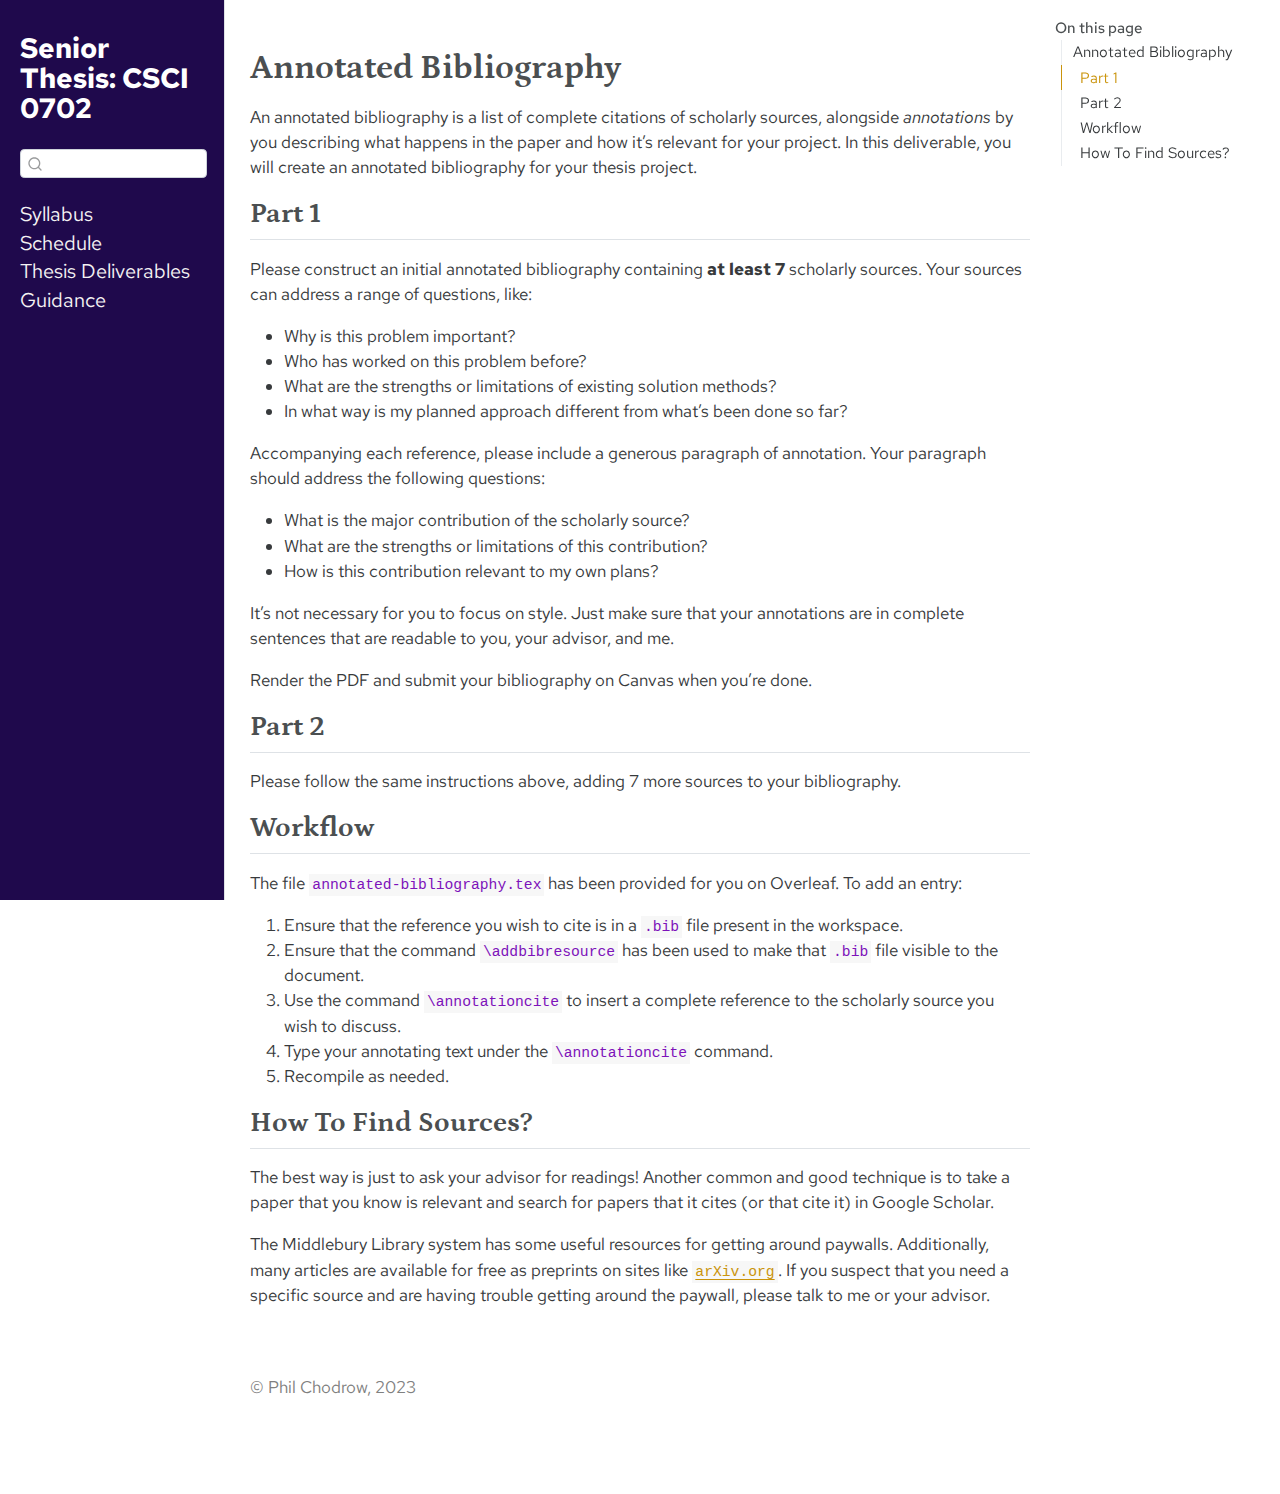
<file: docs/deliverables/annotated-bibliography.html>
<!DOCTYPE html>
<html xmlns="http://www.w3.org/1999/xhtml" lang="en" xml:lang="en"><head>

<meta charset="utf-8">
<meta name="generator" content="quarto-1.4.339">

<meta name="viewport" content="width=device-width, initial-scale=1.0, user-scalable=yes">


<title>annotated-bibliography</title>
<style>
code{white-space: pre-wrap;}
span.smallcaps{font-variant: small-caps;}
div.columns{display: flex; gap: min(4vw, 1.5em);}
div.column{flex: auto; overflow-x: auto;}
div.hanging-indent{margin-left: 1.5em; text-indent: -1.5em;}
ul.task-list{list-style: none;}
ul.task-list li input[type="checkbox"] {
  width: 0.8em;
  margin: 0 0.8em 0.2em -1em; /* quarto-specific, see https://github.com/quarto-dev/quarto-cli/issues/4556 */ 
  vertical-align: middle;
}
</style>


<script src="../site_libs/quarto-nav/quarto-nav.js"></script>
<script src="../site_libs/quarto-nav/headroom.min.js"></script>
<script src="../site_libs/clipboard/clipboard.min.js"></script>
<script src="../site_libs/quarto-search/autocomplete.umd.js"></script>
<script src="../site_libs/quarto-search/fuse.min.js"></script>
<script src="../site_libs/quarto-search/quarto-search.js"></script>
<meta name="quarto:offset" content="../">
<link href="../assets/icons/favicon.png" rel="icon" type="image/png">
<script src="../site_libs/quarto-html/quarto.js"></script>
<script src="../site_libs/quarto-html/popper.min.js"></script>
<script src="../site_libs/quarto-html/tippy.umd.min.js"></script>
<script src="../site_libs/quarto-html/anchor.min.js"></script>
<link href="../site_libs/quarto-html/tippy.css" rel="stylesheet">
<link href="../site_libs/quarto-html/quarto-syntax-highlighting.css" rel="stylesheet" id="quarto-text-highlighting-styles">
<script src="../site_libs/bootstrap/bootstrap.min.js"></script>
<link href="../site_libs/bootstrap/bootstrap-icons.css" rel="stylesheet">
<link href="../site_libs/bootstrap/bootstrap.min.css" rel="stylesheet" id="quarto-bootstrap" data-mode="light">
<script id="quarto-search-options" type="application/json">{
  "location": "sidebar",
  "copy-button": false,
  "collapse-after": 3,
  "panel-placement": "start",
  "type": "textbox",
  "limit": 20,
  "keyboard-shortcut": [
    "f",
    "/",
    "s"
  ],
  "language": {
    "search-no-results-text": "No results",
    "search-matching-documents-text": "matching documents",
    "search-copy-link-title": "Copy link to search",
    "search-hide-matches-text": "Hide additional matches",
    "search-more-match-text": "more match in this document",
    "search-more-matches-text": "more matches in this document",
    "search-clear-button-title": "Clear",
    "search-detached-cancel-button-title": "Cancel",
    "search-submit-button-title": "Submit",
    "search-label": "Search"
  }
}</script>


<link rel="stylesheet" href="../assets/css/styles.css">
</head>

<body class="nav-sidebar docked">

<div id="quarto-search-results"></div>
  <header id="quarto-header" class="headroom fixed-top">
  <nav class="quarto-secondary-nav">
    <div class="container-fluid d-flex">
      <button type="button" class="quarto-btn-toggle btn" data-bs-toggle="collapse" data-bs-target="#quarto-sidebar,#quarto-sidebar-glass" aria-controls="quarto-sidebar" aria-expanded="false" aria-label="Toggle sidebar navigation" onclick="if (window.quartoToggleHeadroom) { window.quartoToggleHeadroom(); }">
        <i class="bi bi-layout-text-sidebar-reverse"></i>
      </button>
        <nav class="quarto-page-breadcrumbs" aria-label="breadcrumb"><ol class="breadcrumb"><li class="breadcrumb-item">
      Senior Thesis: CSCI 0702
      </li></ol></nav>
        <a class="flex-grow-1" role="button" data-bs-toggle="collapse" data-bs-target="#quarto-sidebar,#quarto-sidebar-glass" aria-controls="quarto-sidebar" aria-expanded="false" aria-label="Toggle sidebar navigation" onclick="if (window.quartoToggleHeadroom) { window.quartoToggleHeadroom(); }">      
        </a>
      <button type="button" class="btn quarto-search-button" aria-label="" onclick="window.quartoOpenSearch();">
        <i class="bi bi-search"></i>
      </button>
    </div>
  </nav>
</header>
<!-- content -->
<div id="quarto-content" class="quarto-container page-columns page-rows-contents page-layout-article">
<!-- sidebar -->
  <nav id="quarto-sidebar" class="sidebar collapse collapse-horizontal sidebar-navigation docked overflow-auto">
    <div class="pt-lg-2 mt-2 text-left sidebar-header">
    <div class="sidebar-title mb-0 py-0">
      <a href="../">Senior Thesis: CSCI 0702</a> 
    </div>
      </div>
        <div class="mt-2 flex-shrink-0 align-items-center">
        <div class="sidebar-search">
        <div id="quarto-search" class="" title="Search"></div>
        </div>
        </div>
    <div class="sidebar-menu-container"> 
    <ul class="list-unstyled mt-1">
        <li class="sidebar-item">
  <div class="sidebar-item-container"> 
  <a href="../syllabus.html" class="sidebar-item-text sidebar-link">
 <span class="menu-text">Syllabus</span></a>
  </div>
</li>
        <li class="sidebar-item">
  <div class="sidebar-item-container"> 
  <a href="../index.html" class="sidebar-item-text sidebar-link">
 <span class="menu-text">Schedule</span></a>
  </div>
</li>
        <li class="sidebar-item">
  <div class="sidebar-item-container"> 
  <a href="../deliverables/thesis.html" class="sidebar-item-text sidebar-link">
 <span class="menu-text">Thesis Deliverables</span></a>
  </div>
</li>
        <li class="sidebar-item">
  <div class="sidebar-item-container"> 
  <a href="../resources.html" class="sidebar-item-text sidebar-link">
 <span class="menu-text">Guidance</span></a>
  </div>
</li>
    </ul>
    </div>
</nav>
<div id="quarto-sidebar-glass" data-bs-toggle="collapse" data-bs-target="#quarto-sidebar,#quarto-sidebar-glass"></div>
<!-- margin-sidebar -->
    <div id="quarto-margin-sidebar" class="sidebar margin-sidebar">
        <nav id="TOC" role="doc-toc" class="toc-active">
    <h2 id="toc-title">On this page</h2>
   
  <ul>
  <li><a href="#annotated-bibliography" id="toc-annotated-bibliography" class="nav-link active" data-scroll-target="#annotated-bibliography">Annotated Bibliography</a>
  <ul class="collapse">
  <li><a href="#part-1" id="toc-part-1" class="nav-link" data-scroll-target="#part-1">Part 1</a></li>
  <li><a href="#part-2" id="toc-part-2" class="nav-link" data-scroll-target="#part-2">Part 2</a></li>
  <li><a href="#workflow" id="toc-workflow" class="nav-link" data-scroll-target="#workflow">Workflow</a></li>
  <li><a href="#how-to-find-sources" id="toc-how-to-find-sources" class="nav-link" data-scroll-target="#how-to-find-sources">How To Find Sources?</a></li>
  </ul></li>
  </ul>
</nav>
    </div>
<!-- main -->
<main class="content" id="quarto-document-content">



<section id="annotated-bibliography" class="level1">
<h1>Annotated Bibliography</h1>
<p>An annotated bibliography is a list of complete citations of scholarly sources, alongside <em>annotations</em> by you describing what happens in the paper and how it’s relevant for your project. In this deliverable, you will create an annotated bibliography for your thesis project.</p>
<section id="part-1" class="level2">
<h2 class="anchored" data-anchor-id="part-1">Part 1</h2>
<p>Please construct an initial annotated bibliography containing <strong>at least 7</strong> scholarly sources. Your sources can address a range of questions, like:</p>
<ul>
<li>Why is this problem important?</li>
<li>Who has worked on this problem before?</li>
<li>What are the strengths or limitations of existing solution methods?</li>
<li>In what way is my planned approach different from what’s been done so far?</li>
</ul>
<p>Accompanying each reference, please include a generous paragraph of annotation. Your paragraph should address the following questions:</p>
<ul>
<li>What is the major contribution of the scholarly source?</li>
<li>What are the strengths or limitations of this contribution?</li>
<li>How is this contribution relevant to my own plans?</li>
</ul>
<p>It’s not necessary for you to focus on style. Just make sure that your annotations are in complete sentences that are readable to you, your advisor, and me.</p>
<p>Render the PDF and submit your bibliography on Canvas when you’re done.</p>
</section>
<section id="part-2" class="level2">
<h2 class="anchored" data-anchor-id="part-2">Part 2</h2>
<p>Please follow the same instructions above, adding 7 more sources to your bibliography.</p>
</section>
<section id="workflow" class="level2">
<h2 class="anchored" data-anchor-id="workflow">Workflow</h2>
<p>The file <code>annotated-bibliography.tex</code> has been provided for you on Overleaf. To add an entry:</p>
<ol type="1">
<li>Ensure that the reference you wish to cite is in a <code>.bib</code> file present in the workspace.</li>
<li>Ensure that the command <code>\addbibresource</code> has been used to make that <code>.bib</code> file visible to the document.</li>
<li>Use the command <code>\annotationcite</code> to insert a complete reference to the scholarly source you wish to discuss.</li>
<li>Type your annotating text under the <code>\annotationcite</code> command.</li>
<li>Recompile as needed.</li>
</ol>
</section>
<section id="how-to-find-sources" class="level2">
<h2 class="anchored" data-anchor-id="how-to-find-sources">How To Find Sources?</h2>
<p>The best way is just to ask your advisor for readings! Another common and good technique is to take a paper that you know is relevant and search for papers that it cites (or that cite it) in Google Scholar.</p>
<p>The Middlebury Library system has some useful resources for getting around paywalls. Additionally, many articles are available for free as preprints on sites like <a href="https://arxiv.org/"><code>arXiv.org</code></a>. If you suspect that you need a specific source and are having trouble getting around the paywall, please talk to me or your advisor.</p>


</section>
</section>

<p><br> <br> <span style="color:grey;">© Phil Chodrow, 2023</span></p></main> <!-- /main -->
<script id="quarto-html-after-body" type="application/javascript">
window.document.addEventListener("DOMContentLoaded", function (event) {
  const toggleBodyColorMode = (bsSheetEl) => {
    const mode = bsSheetEl.getAttribute("data-mode");
    const bodyEl = window.document.querySelector("body");
    if (mode === "dark") {
      bodyEl.classList.add("quarto-dark");
      bodyEl.classList.remove("quarto-light");
    } else {
      bodyEl.classList.add("quarto-light");
      bodyEl.classList.remove("quarto-dark");
    }
  }
  const toggleBodyColorPrimary = () => {
    const bsSheetEl = window.document.querySelector("link#quarto-bootstrap");
    if (bsSheetEl) {
      toggleBodyColorMode(bsSheetEl);
    }
  }
  toggleBodyColorPrimary();  
  const icon = "";
  const anchorJS = new window.AnchorJS();
  anchorJS.options = {
    placement: 'right',
    icon: icon
  };
  anchorJS.add('.anchored');
  const isCodeAnnotation = (el) => {
    for (const clz of el.classList) {
      if (clz.startsWith('code-annotation-')) {                     
        return true;
      }
    }
    return false;
  }
  const clipboard = new window.ClipboardJS('.code-copy-button', {
    text: function(trigger) {
      const codeEl = trigger.previousElementSibling.cloneNode(true);
      for (const childEl of codeEl.children) {
        if (isCodeAnnotation(childEl)) {
          childEl.remove();
        }
      }
      return codeEl.innerText;
    }
  });
  clipboard.on('success', function(e) {
    // button target
    const button = e.trigger;
    // don't keep focus
    button.blur();
    // flash "checked"
    button.classList.add('code-copy-button-checked');
    var currentTitle = button.getAttribute("title");
    button.setAttribute("title", "Copied!");
    let tooltip;
    if (window.bootstrap) {
      button.setAttribute("data-bs-toggle", "tooltip");
      button.setAttribute("data-bs-placement", "left");
      button.setAttribute("data-bs-title", "Copied!");
      tooltip = new bootstrap.Tooltip(button, 
        { trigger: "manual", 
          customClass: "code-copy-button-tooltip",
          offset: [0, -8]});
      tooltip.show();    
    }
    setTimeout(function() {
      if (tooltip) {
        tooltip.hide();
        button.removeAttribute("data-bs-title");
        button.removeAttribute("data-bs-toggle");
        button.removeAttribute("data-bs-placement");
      }
      button.setAttribute("title", currentTitle);
      button.classList.remove('code-copy-button-checked');
    }, 1000);
    // clear code selection
    e.clearSelection();
  });
  function tippyHover(el, contentFn, onTriggerFn, onUntriggerFn) {
    const config = {
      allowHTML: true,
      maxWidth: 500,
      delay: 100,
      arrow: false,
      appendTo: function(el) {
          return el.parentElement;
      },
      interactive: true,
      interactiveBorder: 10,
      theme: 'quarto',
      placement: 'bottom-start',
    };
    if (contentFn) {
      config.content = contentFn;
    }
    if (onTriggerFn) {
      config.onTrigger = onTriggerFn;
    }
    if (onUntriggerFn) {
      config.onUntrigger = onUntriggerFn;
    }
    window.tippy(el, config); 
  }
  const noterefs = window.document.querySelectorAll('a[role="doc-noteref"]');
  for (var i=0; i<noterefs.length; i++) {
    const ref = noterefs[i];
    tippyHover(ref, function() {
      // use id or data attribute instead here
      let href = ref.getAttribute('data-footnote-href') || ref.getAttribute('href');
      try { href = new URL(href).hash; } catch {}
      const id = href.replace(/^#\/?/, "");
      const note = window.document.getElementById(id);
      return note.innerHTML;
    });
  }
  const xrefs = window.document.querySelectorAll('a.quarto-xref');
  const processXRef = (id, note) => {
    // Strip column container classes
    const stripColumnClz = (el) => {
      el.classList.remove("page-full", "page-columns");
      if (el.children) {
        for (const child of el.children) {
          stripColumnClz(child);
        }
      }
    }
    stripColumnClz(note)
    if (id.startsWith('sec-')) {
      // Special case sections, only their first couple elements
      const container = document.createElement("div");
      if (note.children && note.children.length > 2) {
        for (let i = 0; i < 2; i++) {
          container.appendChild(note.children[i].cloneNode(true));
        }
        return container.innerHTML
      } else {
        return note.innerHTML;
      }
    } else {
      // Remove any anchor links if they are present
      const anchorLink = note.querySelector('a.anchorjs-link');
      if (anchorLink) {
        anchorLink.remove();
      }
      return note.innerHTML;
    }
  }
  for (var i=0; i<xrefs.length; i++) {
    const xref = xrefs[i];
    tippyHover(xref, undefined, function(instance) {
      instance.disable();
      let url = xref.getAttribute('href');
      let hash = undefined; 
      if (url.startsWith('#')) {
        hash = url;
      } else {
        try { hash = new URL(url).hash; } catch {}
      }
      if (hash) {
        const id = hash.replace(/^#\/?/, "");
        const note = window.document.getElementById(id);
        if (note !== null) {
          try {
            const html = processXRef(id, note.cloneNode(true));
            instance.setContent(html);
          } finally {
            instance.enable();
            instance.show();
          }
        } else {
          // See if we can fetch this
          fetch(url.split('#')[0])
          .then(res => res.text())
          .then(html => {
            const parser = new DOMParser();
            const htmlDoc = parser.parseFromString(html, "text/html");
            const note = htmlDoc.getElementById(id);
            if (note !== null) {
              const html = processXRef(id, note);
              instance.setContent(html);
            } 
          }).finally(() => {
            instance.enable();
            instance.show();
          });
        }
      }
    }, function(instance) {
    });
  }
      let selectedAnnoteEl;
      const selectorForAnnotation = ( cell, annotation) => {
        let cellAttr = 'data-code-cell="' + cell + '"';
        let lineAttr = 'data-code-annotation="' +  annotation + '"';
        const selector = 'span[' + cellAttr + '][' + lineAttr + ']';
        return selector;
      }
      const selectCodeLines = (annoteEl) => {
        const doc = window.document;
        const targetCell = annoteEl.getAttribute("data-target-cell");
        const targetAnnotation = annoteEl.getAttribute("data-target-annotation");
        const annoteSpan = window.document.querySelector(selectorForAnnotation(targetCell, targetAnnotation));
        const lines = annoteSpan.getAttribute("data-code-lines").split(",");
        const lineIds = lines.map((line) => {
          return targetCell + "-" + line;
        })
        let top = null;
        let height = null;
        let parent = null;
        if (lineIds.length > 0) {
            //compute the position of the single el (top and bottom and make a div)
            const el = window.document.getElementById(lineIds[0]);
            top = el.offsetTop;
            height = el.offsetHeight;
            parent = el.parentElement.parentElement;
          if (lineIds.length > 1) {
            const lastEl = window.document.getElementById(lineIds[lineIds.length - 1]);
            const bottom = lastEl.offsetTop + lastEl.offsetHeight;
            height = bottom - top;
          }
          if (top !== null && height !== null && parent !== null) {
            // cook up a div (if necessary) and position it 
            let div = window.document.getElementById("code-annotation-line-highlight");
            if (div === null) {
              div = window.document.createElement("div");
              div.setAttribute("id", "code-annotation-line-highlight");
              div.style.position = 'absolute';
              parent.appendChild(div);
            }
            div.style.top = top - 2 + "px";
            div.style.height = height + 4 + "px";
            div.style.left = 0;
            let gutterDiv = window.document.getElementById("code-annotation-line-highlight-gutter");
            if (gutterDiv === null) {
              gutterDiv = window.document.createElement("div");
              gutterDiv.setAttribute("id", "code-annotation-line-highlight-gutter");
              gutterDiv.style.position = 'absolute';
              const codeCell = window.document.getElementById(targetCell);
              const gutter = codeCell.querySelector('.code-annotation-gutter');
              gutter.appendChild(gutterDiv);
            }
            gutterDiv.style.top = top - 2 + "px";
            gutterDiv.style.height = height + 4 + "px";
          }
          selectedAnnoteEl = annoteEl;
        }
      };
      const unselectCodeLines = () => {
        const elementsIds = ["code-annotation-line-highlight", "code-annotation-line-highlight-gutter"];
        elementsIds.forEach((elId) => {
          const div = window.document.getElementById(elId);
          if (div) {
            div.remove();
          }
        });
        selectedAnnoteEl = undefined;
      };
        // Handle positioning of the toggle
    window.addEventListener(
      "resize",
      throttle(() => {
        console.log("RESIZE");
        elRect = undefined;
        if (selectedAnnoteEl) {
          selectCodeLines(selectedAnnoteEl);
        }
      }, 10)
    );
    function throttle(fn, ms) {
    let throttle = false;
    let timer;
      return (...args) => {
        if(!throttle) { // first call gets through
            fn.apply(this, args);
            throttle = true;
        } else { // all the others get throttled
            if(timer) clearTimeout(timer); // cancel #2
            timer = setTimeout(() => {
              fn.apply(this, args);
              timer = throttle = false;
            }, ms);
        }
      };
    }
      // Attach click handler to the DT
      const annoteDls = window.document.querySelectorAll('dt[data-target-cell]');
      for (const annoteDlNode of annoteDls) {
        annoteDlNode.addEventListener('click', (event) => {
          const clickedEl = event.target;
          if (clickedEl !== selectedAnnoteEl) {
            unselectCodeLines();
            const activeEl = window.document.querySelector('dt[data-target-cell].code-annotation-active');
            if (activeEl) {
              activeEl.classList.remove('code-annotation-active');
            }
            selectCodeLines(clickedEl);
            clickedEl.classList.add('code-annotation-active');
          } else {
            // Unselect the line
            unselectCodeLines();
            clickedEl.classList.remove('code-annotation-active');
          }
        });
      }
  const findCites = (el) => {
    const parentEl = el.parentElement;
    if (parentEl) {
      const cites = parentEl.dataset.cites;
      if (cites) {
        return {
          el,
          cites: cites.split(' ')
        };
      } else {
        return findCites(el.parentElement)
      }
    } else {
      return undefined;
    }
  };
  var bibliorefs = window.document.querySelectorAll('a[role="doc-biblioref"]');
  for (var i=0; i<bibliorefs.length; i++) {
    const ref = bibliorefs[i];
    const citeInfo = findCites(ref);
    if (citeInfo) {
      tippyHover(citeInfo.el, function() {
        var popup = window.document.createElement('div');
        citeInfo.cites.forEach(function(cite) {
          var citeDiv = window.document.createElement('div');
          citeDiv.classList.add('hanging-indent');
          citeDiv.classList.add('csl-entry');
          var biblioDiv = window.document.getElementById('ref-' + cite);
          if (biblioDiv) {
            citeDiv.innerHTML = biblioDiv.innerHTML;
          }
          popup.appendChild(citeDiv);
        });
        return popup.innerHTML;
      });
    }
  }
});
</script>
</div> <!-- /content -->




</body></html>
</file>
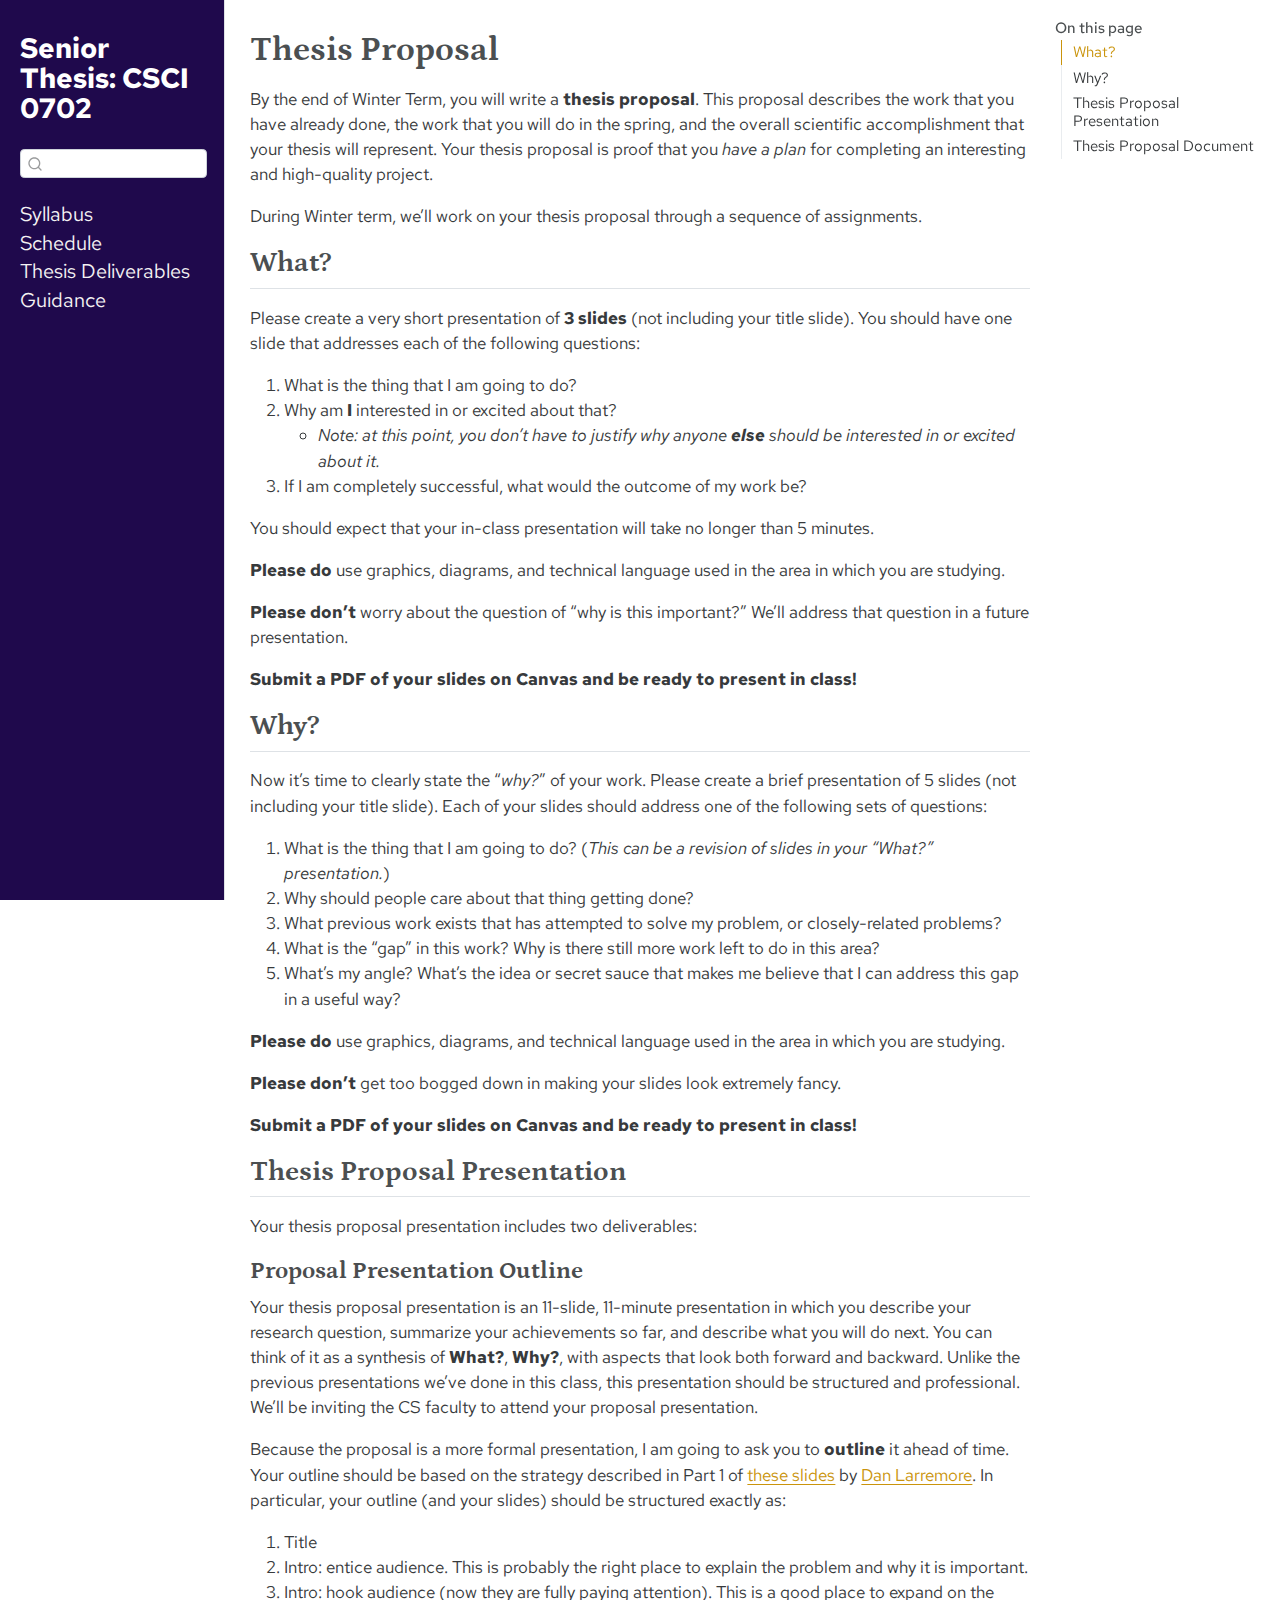
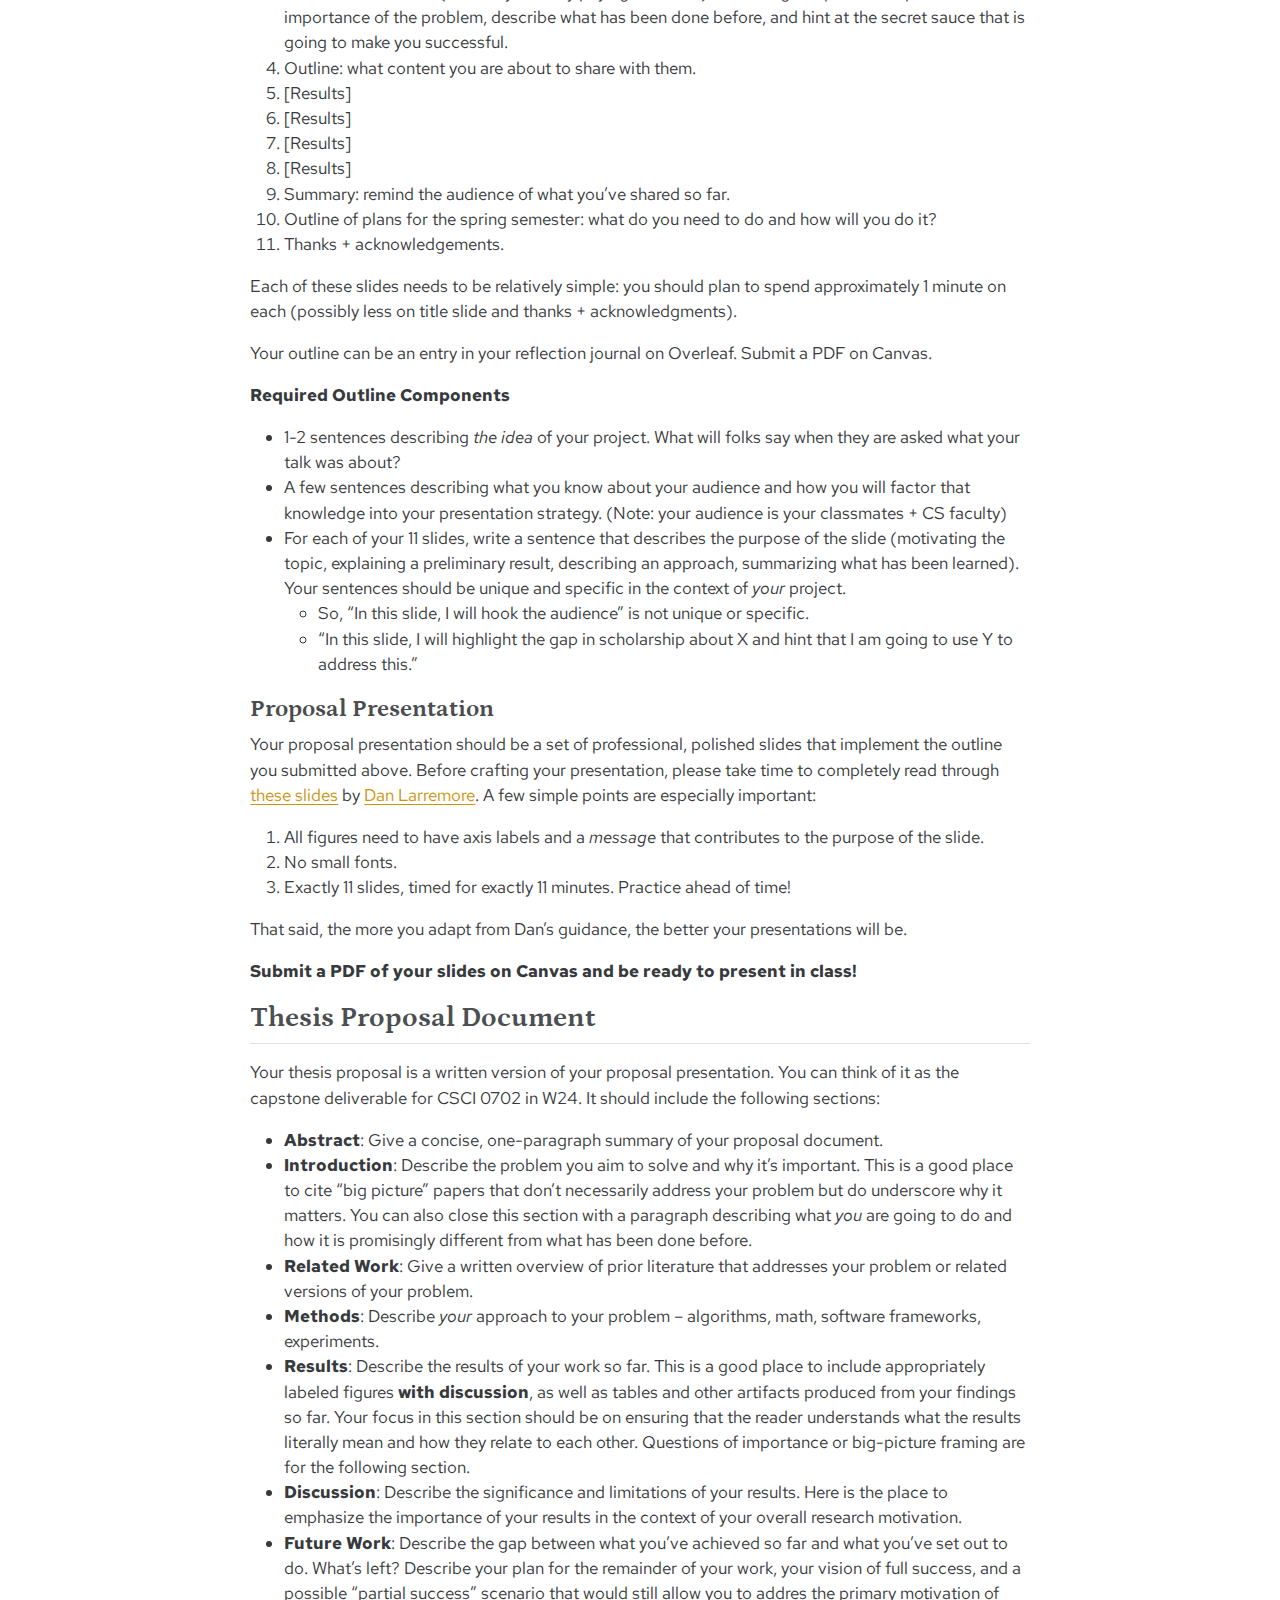
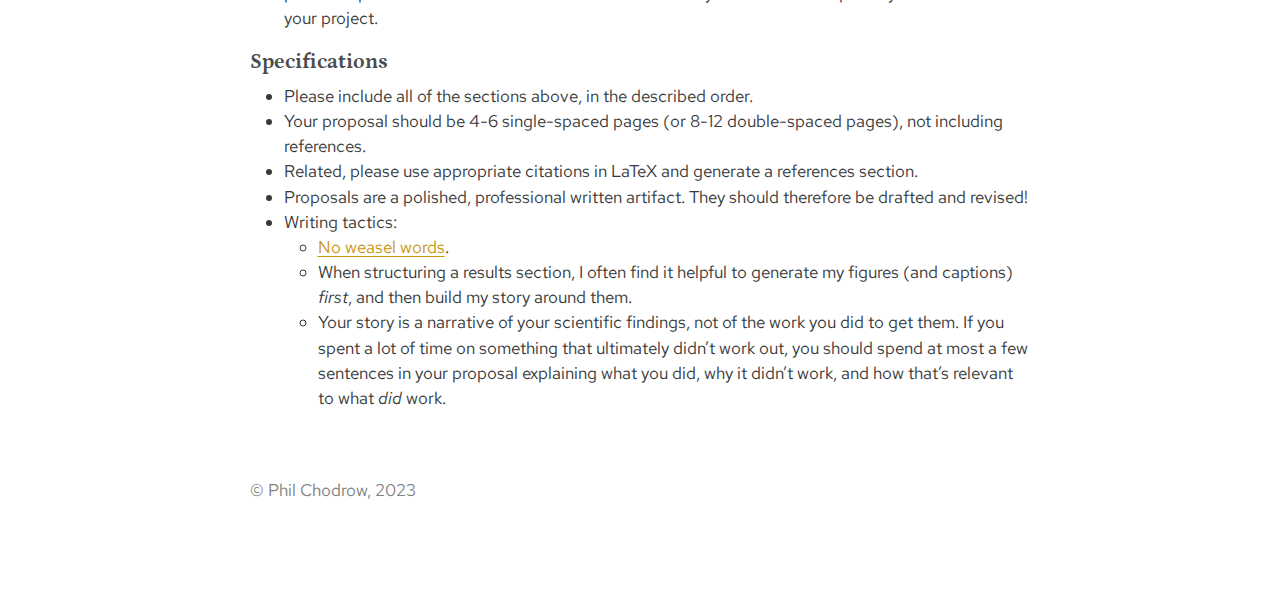
<file: docs/deliverables/proposal.html>
<!DOCTYPE html>
<html xmlns="http://www.w3.org/1999/xhtml" lang="en" xml:lang="en"><head>

<meta charset="utf-8">
<meta name="generator" content="quarto-1.4.339">

<meta name="viewport" content="width=device-width, initial-scale=1.0, user-scalable=yes">


<title>Thesis Proposal</title>
<style>
code{white-space: pre-wrap;}
span.smallcaps{font-variant: small-caps;}
div.columns{display: flex; gap: min(4vw, 1.5em);}
div.column{flex: auto; overflow-x: auto;}
div.hanging-indent{margin-left: 1.5em; text-indent: -1.5em;}
ul.task-list{list-style: none;}
ul.task-list li input[type="checkbox"] {
  width: 0.8em;
  margin: 0 0.8em 0.2em -1em; /* quarto-specific, see https://github.com/quarto-dev/quarto-cli/issues/4556 */ 
  vertical-align: middle;
}
</style>


<script src="../site_libs/quarto-nav/quarto-nav.js"></script>
<script src="../site_libs/quarto-nav/headroom.min.js"></script>
<script src="../site_libs/clipboard/clipboard.min.js"></script>
<script src="../site_libs/quarto-search/autocomplete.umd.js"></script>
<script src="../site_libs/quarto-search/fuse.min.js"></script>
<script src="../site_libs/quarto-search/quarto-search.js"></script>
<meta name="quarto:offset" content="../">
<link href="../assets/icons/favicon.png" rel="icon" type="image/png">
<script src="../site_libs/quarto-html/quarto.js"></script>
<script src="../site_libs/quarto-html/popper.min.js"></script>
<script src="../site_libs/quarto-html/tippy.umd.min.js"></script>
<script src="../site_libs/quarto-html/anchor.min.js"></script>
<link href="../site_libs/quarto-html/tippy.css" rel="stylesheet">
<link href="../site_libs/quarto-html/quarto-syntax-highlighting.css" rel="stylesheet" id="quarto-text-highlighting-styles">
<script src="../site_libs/bootstrap/bootstrap.min.js"></script>
<link href="../site_libs/bootstrap/bootstrap-icons.css" rel="stylesheet">
<link href="../site_libs/bootstrap/bootstrap.min.css" rel="stylesheet" id="quarto-bootstrap" data-mode="light">
<script id="quarto-search-options" type="application/json">{
  "location": "sidebar",
  "copy-button": false,
  "collapse-after": 3,
  "panel-placement": "start",
  "type": "textbox",
  "limit": 20,
  "keyboard-shortcut": [
    "f",
    "/",
    "s"
  ],
  "language": {
    "search-no-results-text": "No results",
    "search-matching-documents-text": "matching documents",
    "search-copy-link-title": "Copy link to search",
    "search-hide-matches-text": "Hide additional matches",
    "search-more-match-text": "more match in this document",
    "search-more-matches-text": "more matches in this document",
    "search-clear-button-title": "Clear",
    "search-detached-cancel-button-title": "Cancel",
    "search-submit-button-title": "Submit",
    "search-label": "Search"
  }
}</script>


<link rel="stylesheet" href="../assets/css/styles.css">
</head>

<body class="nav-sidebar docked">

<div id="quarto-search-results"></div>
  <header id="quarto-header" class="headroom fixed-top">
  <nav class="quarto-secondary-nav">
    <div class="container-fluid d-flex">
      <button type="button" class="quarto-btn-toggle btn" data-bs-toggle="collapse" data-bs-target="#quarto-sidebar,#quarto-sidebar-glass" aria-controls="quarto-sidebar" aria-expanded="false" aria-label="Toggle sidebar navigation" onclick="if (window.quartoToggleHeadroom) { window.quartoToggleHeadroom(); }">
        <i class="bi bi-layout-text-sidebar-reverse"></i>
      </button>
        <nav class="quarto-page-breadcrumbs" aria-label="breadcrumb"><ol class="breadcrumb"><li class="breadcrumb-item">
      Senior Thesis: CSCI 0702
      </li></ol></nav>
        <a class="flex-grow-1" role="button" data-bs-toggle="collapse" data-bs-target="#quarto-sidebar,#quarto-sidebar-glass" aria-controls="quarto-sidebar" aria-expanded="false" aria-label="Toggle sidebar navigation" onclick="if (window.quartoToggleHeadroom) { window.quartoToggleHeadroom(); }">      
        </a>
      <button type="button" class="btn quarto-search-button" aria-label="" onclick="window.quartoOpenSearch();">
        <i class="bi bi-search"></i>
      </button>
    </div>
  </nav>
</header>
<!-- content -->
<div id="quarto-content" class="quarto-container page-columns page-rows-contents page-layout-article">
<!-- sidebar -->
  <nav id="quarto-sidebar" class="sidebar collapse collapse-horizontal sidebar-navigation docked overflow-auto">
    <div class="pt-lg-2 mt-2 text-left sidebar-header">
    <div class="sidebar-title mb-0 py-0">
      <a href="../">Senior Thesis: CSCI 0702</a> 
    </div>
      </div>
        <div class="mt-2 flex-shrink-0 align-items-center">
        <div class="sidebar-search">
        <div id="quarto-search" class="" title="Search"></div>
        </div>
        </div>
    <div class="sidebar-menu-container"> 
    <ul class="list-unstyled mt-1">
        <li class="sidebar-item">
  <div class="sidebar-item-container"> 
  <a href="../syllabus.html" class="sidebar-item-text sidebar-link">
 <span class="menu-text">Syllabus</span></a>
  </div>
</li>
        <li class="sidebar-item">
  <div class="sidebar-item-container"> 
  <a href="../index.html" class="sidebar-item-text sidebar-link">
 <span class="menu-text">Schedule</span></a>
  </div>
</li>
        <li class="sidebar-item">
  <div class="sidebar-item-container"> 
  <a href="../deliverables/thesis.html" class="sidebar-item-text sidebar-link">
 <span class="menu-text">Thesis Deliverables</span></a>
  </div>
</li>
        <li class="sidebar-item">
  <div class="sidebar-item-container"> 
  <a href="../resources.html" class="sidebar-item-text sidebar-link">
 <span class="menu-text">Guidance</span></a>
  </div>
</li>
    </ul>
    </div>
</nav>
<div id="quarto-sidebar-glass" data-bs-toggle="collapse" data-bs-target="#quarto-sidebar,#quarto-sidebar-glass"></div>
<!-- margin-sidebar -->
    <div id="quarto-margin-sidebar" class="sidebar margin-sidebar">
        <nav id="TOC" role="doc-toc" class="toc-active">
    <h2 id="toc-title">On this page</h2>
   
  <ul>
  <li><a href="#what" id="toc-what" class="nav-link active" data-scroll-target="#what">What?</a></li>
  <li><a href="#why" id="toc-why" class="nav-link" data-scroll-target="#why">Why?</a></li>
  <li><a href="#thesis-proposal-presentation" id="toc-thesis-proposal-presentation" class="nav-link" data-scroll-target="#thesis-proposal-presentation">Thesis Proposal Presentation</a>
  <ul class="collapse">
  <li><a href="#proposal-presentation-outline" id="toc-proposal-presentation-outline" class="nav-link" data-scroll-target="#proposal-presentation-outline">Proposal Presentation Outline</a></li>
  <li><a href="#proposal-presentation" id="toc-proposal-presentation" class="nav-link" data-scroll-target="#proposal-presentation">Proposal Presentation</a></li>
  </ul></li>
  <li><a href="#thesis-proposal-document" id="toc-thesis-proposal-document" class="nav-link" data-scroll-target="#thesis-proposal-document">Thesis Proposal Document</a></li>
  </ul>
</nav>
    </div>
<!-- main -->
<main class="content" id="quarto-document-content">

<header id="title-block-header" class="quarto-title-block default">
<div class="quarto-title">
<h1 class="title">Thesis Proposal</h1>
</div>



<div class="quarto-title-meta">

    
  
    
  </div>
  


</header>

<p>By the end of Winter Term, you will write a <strong>thesis proposal</strong>. This proposal describes the work that you have already done, the work that you will do in the spring, and the overall scientific accomplishment that your thesis will represent. Your thesis proposal is proof that you <em>have a plan</em> for completing an interesting and high-quality project.</p>
<p>During Winter term, we’ll work on your thesis proposal through a sequence of assignments.</p>
<section id="what" class="level2">
<h2 class="anchored" data-anchor-id="what">What?</h2>
<p>Please create a very short presentation of <strong>3 slides</strong> (not including your title slide). You should have one slide that addresses each of the following questions:</p>
<ol type="1">
<li>What is the thing that I am going to do?</li>
<li>Why am <strong>I</strong> interested in or excited about that?
<ul>
<li><em>Note: at this point, you don’t have to justify why anyone</em> <strong><em>else</em></strong> <em>should be interested in or excited about it.</em></li>
</ul></li>
<li>If I am completely successful, what would the outcome of my work be?</li>
</ol>
<p>You should expect that your in-class presentation will take no longer than 5 minutes.</p>
<p><strong>Please do</strong> use graphics, diagrams, and technical language used in the area in which you are studying.</p>
<p><strong>Please don’t</strong> worry about the question of “why is this important?” We’ll address that question in a future presentation.</p>
<p><strong>Submit a PDF of your slides on Canvas and be ready to present in class!</strong></p>
</section>
<section id="why" class="level2">
<h2 class="anchored" data-anchor-id="why">Why?</h2>
<p>Now it’s time to clearly state the “<em>why?</em>” of your work. Please create a brief presentation of 5 slides (not including your title slide). Each of your slides should address one of the following sets of questions:</p>
<ol type="1">
<li>What is the thing that I am going to do? (<em>This can be a revision of slides in your “What?” presentation.</em>)</li>
<li>Why should people care about that thing getting done?</li>
<li>What previous work exists that has attempted to solve my problem, or closely-related problems?</li>
<li>What is the “gap” in this work? Why is there still more work left to do in this area?</li>
<li>What’s my angle? What’s the idea or secret sauce that makes me believe that I can address this gap in a useful way?</li>
</ol>
<p><strong>Please do</strong> use graphics, diagrams, and technical language used in the area in which you are studying.</p>
<p><strong>Please don’t</strong> get too bogged down in making your slides look extremely fancy.</p>
<p><strong>Submit a PDF of your slides on Canvas and be ready to present in class!</strong></p>
<!-- ## How?

Ok, so you know what you want to do and you know why we should care that you do it. ***How*** are you going to make it happen? Please create a brief presentation of 7 slides (not including your title slide) in which you address how you'll pursue your thesis research. Please organize your slides in the following sequence: 

[Slides 1, 2, and 3 can (and should!) be remixes from the **What?** and **Why?** presentations.]{.aside} 

1. Reminder: what am I doing? 
2. Reminder: why should folks care that I am doing it? 
3. Reminder: How have other folks approached this problem in the past? 
4. What is the big-picture strategy for my approach? How did I (or my advisor) choose that strategy? 
5. How does what I have *already* done fit into that strategy? What's the rest of my roadmap, as best I can see it? 
6. What is the major *obstacle* or *challenge* that I can foresee that could potentially disrupt my ability to execute the approach? 
7. What is my area of focus over the next ~50 hours or so of work? 

**Please do** use graphics, diagrams, and technical language used in the area in which you are studying.  

**Please don't** get too bogged down in making your slides look extremely fancy. 

**Submit a PDF of your slides on Canvas and be ready to present in class!**  -->
</section>
<section id="thesis-proposal-presentation" class="level2">
<h2 class="anchored" data-anchor-id="thesis-proposal-presentation">Thesis Proposal Presentation</h2>
<p>Your thesis proposal presentation includes two deliverables:</p>
<section id="proposal-presentation-outline" class="level3">
<h3 class="anchored" data-anchor-id="proposal-presentation-outline">Proposal Presentation Outline</h3>
<p>Your thesis proposal presentation is an 11-slide, 11-minute presentation in which you describe your research question, summarize your achievements so far, and describe what you will do next. You can think of it as a synthesis of <strong>What?</strong>, <strong>Why?</strong>, with aspects that look both forward and backward. Unlike the previous presentations we’ve done in this class, this presentation should be structured and professional. We’ll be inviting the CS faculty to attend your proposal presentation.</p>
<p>Because the proposal is a more formal presentation, I am going to ask you to <strong>outline</strong> it ahead of time. Your outline should be based on the strategy described in Part 1 of <a href="https://drive.google.com/file/d/13efH6iA6toPtJ91KBt_QCeAyQBcSN7SA/view">these slides</a> by <a href="https://larremorelab.github.io/">Dan Larremore</a>. In particular, your outline (and your slides) should be structured exactly as:</p>
<ol type="1">
<li>Title</li>
<li>Intro: entice audience. This is probably the right place to explain the problem and why it is important.</li>
<li>Intro: hook audience (now they are fully paying attention). This is a good place to expand on the importance of the problem, describe what has been done before, and hint at the secret sauce that is going to make you successful.</li>
<li>Outline: what content you are about to share with them.</li>
<li>[Results]</li>
<li>[Results]</li>
<li>[Results]</li>
<li>[Results]</li>
<li>Summary: remind the audience of what you’ve shared so far.</li>
<li>Outline of plans for the spring semester: what do you need to do and how will you do it?</li>
<li>Thanks + acknowledgements.</li>
</ol>
<p>Each of these slides needs to be relatively simple: you should plan to spend approximately 1 minute on each (possibly less on title slide and thanks + acknowledgments).</p>
<p>Your outline can be an entry in your reflection journal on Overleaf. Submit a PDF on Canvas.</p>
<p><strong>Required Outline Components</strong></p>
<ul>
<li>1-2 sentences describing <em>the idea</em> of your project. What will folks say when they are asked what your talk was about?</li>
<li>A few sentences describing what you know about your audience and how you will factor that knowledge into your presentation strategy. (Note: your audience is your classmates + CS faculty)</li>
<li>For each of your 11 slides, write a sentence that describes the purpose of the slide (motivating the topic, explaining a preliminary result, describing an approach, summarizing what has been learned). Your sentences should be unique and specific in the context of <em>your</em> project.
<ul>
<li>So, “In this slide, I will hook the audience” is not unique or specific.</li>
<li>“In this slide, I will highlight the gap in scholarship about X and hint that I am going to use Y to address this.”</li>
</ul></li>
</ul>
</section>
<section id="proposal-presentation" class="level3">
<h3 class="anchored" data-anchor-id="proposal-presentation">Proposal Presentation</h3>
<p>Your proposal presentation should be a set of professional, polished slides that implement the outline you submitted above. Before crafting your presentation, please take time to completely read through <a href="https://drive.google.com/file/d/13efH6iA6toPtJ91KBt_QCeAyQBcSN7SA/view">these slides</a> by <a href="https://larremorelab.github.io/">Dan Larremore</a>. A few simple points are especially important:</p>
<ol type="1">
<li>All figures need to have axis labels and a <em>message</em> that contributes to the purpose of the slide.</li>
<li>No small fonts.</li>
<li>Exactly 11 slides, timed for exactly 11 minutes. Practice ahead of time!</li>
</ol>
<p>That said, the more you adapt from Dan’s guidance, the better your presentations will be.</p>
<p><strong>Submit a PDF of your slides on Canvas and be ready to present in class!</strong></p>
</section>
</section>
<section id="thesis-proposal-document" class="level2">
<h2 class="anchored" data-anchor-id="thesis-proposal-document">Thesis Proposal Document</h2>
<p>Your thesis proposal is a written version of your proposal presentation. You can think of it as the capstone deliverable for CSCI 0702 in W24. It should include the following sections:</p>
<ul>
<li><strong>Abstract</strong>: Give a concise, one-paragraph summary of your proposal document.</li>
<li><strong>Introduction</strong>: Describe the problem you aim to solve and why it’s important. This is a good place to cite “big picture” papers that don’t necessarily address your problem but do underscore why it matters. You can also close this section with a paragraph describing what <em>you</em> are going to do and how it is promisingly different from what has been done before.</li>
<li><strong>Related Work</strong>: Give a written overview of prior literature that addresses your problem or related versions of your problem.</li>
<li><strong>Methods</strong>: Describe <em>your</em> approach to your problem – algorithms, math, software frameworks, experiments.</li>
<li><strong>Results</strong>: Describe the results of your work so far. This is a good place to include appropriately labeled figures <strong>with discussion</strong>, as well as tables and other artifacts produced from your findings so far. Your focus in this section should be on ensuring that the reader understands what the results literally mean and how they relate to each other. Questions of importance or big-picture framing are for the following section.</li>
<li><strong>Discussion</strong>: Describe the significance and limitations of your results. Here is the place to emphasize the importance of your results in the context of your overall research motivation.</li>
<li><strong>Future Work</strong>: Describe the gap between what you’ve achieved so far and what you’ve set out to do. What’s left? Describe your plan for the remainder of your work, your vision of full success, and a possible “partial success” scenario that would still allow you to addres the primary motivation of your project.</li>
</ul>
<section id="specifications" class="level4">
<h4 class="anchored" data-anchor-id="specifications">Specifications</h4>
<ul>
<li>Please include all of the sections above, in the described order.</li>
<li>Your proposal should be 4-6 single-spaced pages (or 8-12 double-spaced pages), not including references.</li>
<li>Related, please use appropriate citations in LaTeX and generate a references section.</li>
<li>Proposals are a polished, professional written artifact. They should therefore be drafted and revised!</li>
<li>Writing tactics:
<ul>
<li><a href="https://matt.might.net/articles/shell-scripts-for-passive-voice-weasel-words-duplicates/">No weasel words</a>.</li>
<li>When structuring a results section, I often find it helpful to generate my figures (and captions) <em>first</em>, and then build my story around them.</li>
<li>Your story is a narrative of your scientific findings, not of the work you did to get them. If you spent a lot of time on something that ultimately didn’t work out, you should spend at most a few sentences in your proposal explaining what you did, why it didn’t work, and how that’s relevant to what <em>did</em> work.</li>
</ul></li>
</ul>


</section>
</section>

<p><br> <br> <span style="color:grey;">© Phil Chodrow, 2023</span></p></main> <!-- /main -->
<script id="quarto-html-after-body" type="application/javascript">
window.document.addEventListener("DOMContentLoaded", function (event) {
  const toggleBodyColorMode = (bsSheetEl) => {
    const mode = bsSheetEl.getAttribute("data-mode");
    const bodyEl = window.document.querySelector("body");
    if (mode === "dark") {
      bodyEl.classList.add("quarto-dark");
      bodyEl.classList.remove("quarto-light");
    } else {
      bodyEl.classList.add("quarto-light");
      bodyEl.classList.remove("quarto-dark");
    }
  }
  const toggleBodyColorPrimary = () => {
    const bsSheetEl = window.document.querySelector("link#quarto-bootstrap");
    if (bsSheetEl) {
      toggleBodyColorMode(bsSheetEl);
    }
  }
  toggleBodyColorPrimary();  
  const icon = "";
  const anchorJS = new window.AnchorJS();
  anchorJS.options = {
    placement: 'right',
    icon: icon
  };
  anchorJS.add('.anchored');
  const isCodeAnnotation = (el) => {
    for (const clz of el.classList) {
      if (clz.startsWith('code-annotation-')) {                     
        return true;
      }
    }
    return false;
  }
  const clipboard = new window.ClipboardJS('.code-copy-button', {
    text: function(trigger) {
      const codeEl = trigger.previousElementSibling.cloneNode(true);
      for (const childEl of codeEl.children) {
        if (isCodeAnnotation(childEl)) {
          childEl.remove();
        }
      }
      return codeEl.innerText;
    }
  });
  clipboard.on('success', function(e) {
    // button target
    const button = e.trigger;
    // don't keep focus
    button.blur();
    // flash "checked"
    button.classList.add('code-copy-button-checked');
    var currentTitle = button.getAttribute("title");
    button.setAttribute("title", "Copied!");
    let tooltip;
    if (window.bootstrap) {
      button.setAttribute("data-bs-toggle", "tooltip");
      button.setAttribute("data-bs-placement", "left");
      button.setAttribute("data-bs-title", "Copied!");
      tooltip = new bootstrap.Tooltip(button, 
        { trigger: "manual", 
          customClass: "code-copy-button-tooltip",
          offset: [0, -8]});
      tooltip.show();    
    }
    setTimeout(function() {
      if (tooltip) {
        tooltip.hide();
        button.removeAttribute("data-bs-title");
        button.removeAttribute("data-bs-toggle");
        button.removeAttribute("data-bs-placement");
      }
      button.setAttribute("title", currentTitle);
      button.classList.remove('code-copy-button-checked');
    }, 1000);
    // clear code selection
    e.clearSelection();
  });
  function tippyHover(el, contentFn, onTriggerFn, onUntriggerFn) {
    const config = {
      allowHTML: true,
      maxWidth: 500,
      delay: 100,
      arrow: false,
      appendTo: function(el) {
          return el.parentElement;
      },
      interactive: true,
      interactiveBorder: 10,
      theme: 'quarto',
      placement: 'bottom-start',
    };
    if (contentFn) {
      config.content = contentFn;
    }
    if (onTriggerFn) {
      config.onTrigger = onTriggerFn;
    }
    if (onUntriggerFn) {
      config.onUntrigger = onUntriggerFn;
    }
    window.tippy(el, config); 
  }
  const noterefs = window.document.querySelectorAll('a[role="doc-noteref"]');
  for (var i=0; i<noterefs.length; i++) {
    const ref = noterefs[i];
    tippyHover(ref, function() {
      // use id or data attribute instead here
      let href = ref.getAttribute('data-footnote-href') || ref.getAttribute('href');
      try { href = new URL(href).hash; } catch {}
      const id = href.replace(/^#\/?/, "");
      const note = window.document.getElementById(id);
      return note.innerHTML;
    });
  }
  const xrefs = window.document.querySelectorAll('a.quarto-xref');
  const processXRef = (id, note) => {
    // Strip column container classes
    const stripColumnClz = (el) => {
      el.classList.remove("page-full", "page-columns");
      if (el.children) {
        for (const child of el.children) {
          stripColumnClz(child);
        }
      }
    }
    stripColumnClz(note)
    if (id.startsWith('sec-')) {
      // Special case sections, only their first couple elements
      const container = document.createElement("div");
      if (note.children && note.children.length > 2) {
        for (let i = 0; i < 2; i++) {
          container.appendChild(note.children[i].cloneNode(true));
        }
        return container.innerHTML
      } else {
        return note.innerHTML;
      }
    } else {
      // Remove any anchor links if they are present
      const anchorLink = note.querySelector('a.anchorjs-link');
      if (anchorLink) {
        anchorLink.remove();
      }
      return note.innerHTML;
    }
  }
  for (var i=0; i<xrefs.length; i++) {
    const xref = xrefs[i];
    tippyHover(xref, undefined, function(instance) {
      instance.disable();
      let url = xref.getAttribute('href');
      let hash = undefined; 
      if (url.startsWith('#')) {
        hash = url;
      } else {
        try { hash = new URL(url).hash; } catch {}
      }
      if (hash) {
        const id = hash.replace(/^#\/?/, "");
        const note = window.document.getElementById(id);
        if (note !== null) {
          try {
            const html = processXRef(id, note.cloneNode(true));
            instance.setContent(html);
          } finally {
            instance.enable();
            instance.show();
          }
        } else {
          // See if we can fetch this
          fetch(url.split('#')[0])
          .then(res => res.text())
          .then(html => {
            const parser = new DOMParser();
            const htmlDoc = parser.parseFromString(html, "text/html");
            const note = htmlDoc.getElementById(id);
            if (note !== null) {
              const html = processXRef(id, note);
              instance.setContent(html);
            } 
          }).finally(() => {
            instance.enable();
            instance.show();
          });
        }
      }
    }, function(instance) {
    });
  }
      let selectedAnnoteEl;
      const selectorForAnnotation = ( cell, annotation) => {
        let cellAttr = 'data-code-cell="' + cell + '"';
        let lineAttr = 'data-code-annotation="' +  annotation + '"';
        const selector = 'span[' + cellAttr + '][' + lineAttr + ']';
        return selector;
      }
      const selectCodeLines = (annoteEl) => {
        const doc = window.document;
        const targetCell = annoteEl.getAttribute("data-target-cell");
        const targetAnnotation = annoteEl.getAttribute("data-target-annotation");
        const annoteSpan = window.document.querySelector(selectorForAnnotation(targetCell, targetAnnotation));
        const lines = annoteSpan.getAttribute("data-code-lines").split(",");
        const lineIds = lines.map((line) => {
          return targetCell + "-" + line;
        })
        let top = null;
        let height = null;
        let parent = null;
        if (lineIds.length > 0) {
            //compute the position of the single el (top and bottom and make a div)
            const el = window.document.getElementById(lineIds[0]);
            top = el.offsetTop;
            height = el.offsetHeight;
            parent = el.parentElement.parentElement;
          if (lineIds.length > 1) {
            const lastEl = window.document.getElementById(lineIds[lineIds.length - 1]);
            const bottom = lastEl.offsetTop + lastEl.offsetHeight;
            height = bottom - top;
          }
          if (top !== null && height !== null && parent !== null) {
            // cook up a div (if necessary) and position it 
            let div = window.document.getElementById("code-annotation-line-highlight");
            if (div === null) {
              div = window.document.createElement("div");
              div.setAttribute("id", "code-annotation-line-highlight");
              div.style.position = 'absolute';
              parent.appendChild(div);
            }
            div.style.top = top - 2 + "px";
            div.style.height = height + 4 + "px";
            div.style.left = 0;
            let gutterDiv = window.document.getElementById("code-annotation-line-highlight-gutter");
            if (gutterDiv === null) {
              gutterDiv = window.document.createElement("div");
              gutterDiv.setAttribute("id", "code-annotation-line-highlight-gutter");
              gutterDiv.style.position = 'absolute';
              const codeCell = window.document.getElementById(targetCell);
              const gutter = codeCell.querySelector('.code-annotation-gutter');
              gutter.appendChild(gutterDiv);
            }
            gutterDiv.style.top = top - 2 + "px";
            gutterDiv.style.height = height + 4 + "px";
          }
          selectedAnnoteEl = annoteEl;
        }
      };
      const unselectCodeLines = () => {
        const elementsIds = ["code-annotation-line-highlight", "code-annotation-line-highlight-gutter"];
        elementsIds.forEach((elId) => {
          const div = window.document.getElementById(elId);
          if (div) {
            div.remove();
          }
        });
        selectedAnnoteEl = undefined;
      };
        // Handle positioning of the toggle
    window.addEventListener(
      "resize",
      throttle(() => {
        console.log("RESIZE");
        elRect = undefined;
        if (selectedAnnoteEl) {
          selectCodeLines(selectedAnnoteEl);
        }
      }, 10)
    );
    function throttle(fn, ms) {
    let throttle = false;
    let timer;
      return (...args) => {
        if(!throttle) { // first call gets through
            fn.apply(this, args);
            throttle = true;
        } else { // all the others get throttled
            if(timer) clearTimeout(timer); // cancel #2
            timer = setTimeout(() => {
              fn.apply(this, args);
              timer = throttle = false;
            }, ms);
        }
      };
    }
      // Attach click handler to the DT
      const annoteDls = window.document.querySelectorAll('dt[data-target-cell]');
      for (const annoteDlNode of annoteDls) {
        annoteDlNode.addEventListener('click', (event) => {
          const clickedEl = event.target;
          if (clickedEl !== selectedAnnoteEl) {
            unselectCodeLines();
            const activeEl = window.document.querySelector('dt[data-target-cell].code-annotation-active');
            if (activeEl) {
              activeEl.classList.remove('code-annotation-active');
            }
            selectCodeLines(clickedEl);
            clickedEl.classList.add('code-annotation-active');
          } else {
            // Unselect the line
            unselectCodeLines();
            clickedEl.classList.remove('code-annotation-active');
          }
        });
      }
  const findCites = (el) => {
    const parentEl = el.parentElement;
    if (parentEl) {
      const cites = parentEl.dataset.cites;
      if (cites) {
        return {
          el,
          cites: cites.split(' ')
        };
      } else {
        return findCites(el.parentElement)
      }
    } else {
      return undefined;
    }
  };
  var bibliorefs = window.document.querySelectorAll('a[role="doc-biblioref"]');
  for (var i=0; i<bibliorefs.length; i++) {
    const ref = bibliorefs[i];
    const citeInfo = findCites(ref);
    if (citeInfo) {
      tippyHover(citeInfo.el, function() {
        var popup = window.document.createElement('div');
        citeInfo.cites.forEach(function(cite) {
          var citeDiv = window.document.createElement('div');
          citeDiv.classList.add('hanging-indent');
          citeDiv.classList.add('csl-entry');
          var biblioDiv = window.document.getElementById('ref-' + cite);
          if (biblioDiv) {
            citeDiv.innerHTML = biblioDiv.innerHTML;
          }
          popup.appendChild(citeDiv);
        });
        return popup.innerHTML;
      });
    }
  }
});
</script>
</div> <!-- /content -->




</body></html>
</file>
<file: docs/site_libs/quarto-html/tippy.css>
.tippy-box[data-animation=fade][data-state=hidden]{opacity:0}[data-tippy-root]{max-width:calc(100vw - 10px)}.tippy-box{position:relative;background-color:#333;color:#fff;border-radius:4px;font-size:14px;line-height:1.4;white-space:normal;outline:0;transition-property:transform,visibility,opacity}.tippy-box[data-placement^=top]>.tippy-arrow{bottom:0}.tippy-box[data-placement^=top]>.tippy-arrow:before{bottom:-7px;left:0;border-width:8px 8px 0;border-top-color:initial;transform-origin:center top}.tippy-box[data-placement^=bottom]>.tippy-arrow{top:0}.tippy-box[data-placement^=bottom]>.tippy-arrow:before{top:-7px;left:0;border-width:0 8px 8px;border-bottom-color:initial;transform-origin:center bottom}.tippy-box[data-placement^=left]>.tippy-arrow{right:0}.tippy-box[data-placement^=left]>.tippy-arrow:before{border-width:8px 0 8px 8px;border-left-color:initial;right:-7px;transform-origin:center left}.tippy-box[data-placement^=right]>.tippy-arrow{left:0}.tippy-box[data-placement^=right]>.tippy-arrow:before{left:-7px;border-width:8px 8px 8px 0;border-right-color:initial;transform-origin:center right}.tippy-box[data-inertia][data-state=visible]{transition-timing-function:cubic-bezier(.54,1.5,.38,1.11)}.tippy-arrow{width:16px;height:16px;color:#333}.tippy-arrow:before{content:"";position:absolute;border-color:transparent;border-style:solid}.tippy-content{position:relative;padding:5px 9px;z-index:1}
</file>
<file: docs/site_libs/quarto-html/quarto-syntax-highlighting.css>
/* quarto syntax highlight colors */
:root {
  --quarto-hl-ot-color: #003B4F;
  --quarto-hl-at-color: #657422;
  --quarto-hl-ss-color: #20794D;
  --quarto-hl-an-color: #5E5E5E;
  --quarto-hl-fu-color: #4758AB;
  --quarto-hl-st-color: #20794D;
  --quarto-hl-cf-color: #003B4F;
  --quarto-hl-op-color: #5E5E5E;
  --quarto-hl-er-color: #AD0000;
  --quarto-hl-bn-color: #AD0000;
  --quarto-hl-al-color: #AD0000;
  --quarto-hl-va-color: #111111;
  --quarto-hl-bu-color: inherit;
  --quarto-hl-ex-color: inherit;
  --quarto-hl-pp-color: #AD0000;
  --quarto-hl-in-color: #5E5E5E;
  --quarto-hl-vs-color: #20794D;
  --quarto-hl-wa-color: #5E5E5E;
  --quarto-hl-do-color: #5E5E5E;
  --quarto-hl-im-color: #00769E;
  --quarto-hl-ch-color: #20794D;
  --quarto-hl-dt-color: #AD0000;
  --quarto-hl-fl-color: #AD0000;
  --quarto-hl-co-color: #5E5E5E;
  --quarto-hl-cv-color: #5E5E5E;
  --quarto-hl-cn-color: #8f5902;
  --quarto-hl-sc-color: #5E5E5E;
  --quarto-hl-dv-color: #AD0000;
  --quarto-hl-kw-color: #003B4F;
}

/* other quarto variables */
:root {
  --quarto-font-monospace: SFMono-Regular, Menlo, Monaco, Consolas, "Liberation Mono", "Courier New", monospace;
}

pre > code.sourceCode > span {
  color: #003B4F;
}

code span {
  color: #003B4F;
}

code.sourceCode > span {
  color: #003B4F;
}

div.sourceCode,
div.sourceCode pre.sourceCode {
  color: #003B4F;
}

code span.ot {
  color: #003B4F;
  font-style: inherit;
}

code span.at {
  color: #657422;
  font-style: inherit;
}

code span.ss {
  color: #20794D;
  font-style: inherit;
}

code span.an {
  color: #5E5E5E;
  font-style: inherit;
}

code span.fu {
  color: #4758AB;
  font-style: inherit;
}

code span.st {
  color: #20794D;
  font-style: inherit;
}

code span.cf {
  color: #003B4F;
  font-style: inherit;
}

code span.op {
  color: #5E5E5E;
  font-style: inherit;
}

code span.er {
  color: #AD0000;
  font-style: inherit;
}

code span.bn {
  color: #AD0000;
  font-style: inherit;
}

code span.al {
  color: #AD0000;
  font-style: inherit;
}

code span.va {
  color: #111111;
  font-style: inherit;
}

code span.bu {
  font-style: inherit;
}

code span.ex {
  font-style: inherit;
}

code span.pp {
  color: #AD0000;
  font-style: inherit;
}

code span.in {
  color: #5E5E5E;
  font-style: inherit;
}

code span.vs {
  color: #20794D;
  font-style: inherit;
}

code span.wa {
  color: #5E5E5E;
  font-style: italic;
}

code span.do {
  color: #5E5E5E;
  font-style: italic;
}

code span.im {
  color: #00769E;
  font-style: inherit;
}

code span.ch {
  color: #20794D;
  font-style: inherit;
}

code span.dt {
  color: #AD0000;
  font-style: inherit;
}

code span.fl {
  color: #AD0000;
  font-style: inherit;
}

code span.co {
  color: #5E5E5E;
  font-style: inherit;
}

code span.cv {
  color: #5E5E5E;
  font-style: italic;
}

code span.cn {
  color: #8f5902;
  font-style: inherit;
}

code span.sc {
  color: #5E5E5E;
  font-style: inherit;
}

code span.dv {
  color: #AD0000;
  font-style: inherit;
}

code span.kw {
  color: #003B4F;
  font-style: inherit;
}

.prevent-inlining {
  content: "</";
}

/*# sourceMappingURL=debc5d5d77c3f9108843748ff7464032.css.map */
</file>
<file: docs/assets/css/styles.css>
/* css styles */

@import url('https://fonts.googleapis.com/css2?family=Petrona:ital,wght@0,300;0,400;0,600;1,300;1,400;1,600&family=Red+Hat+Text:ital,wght@0,400;0,500;0,600;1,400;1,500;1,600&display=swap');


td {
    /* height: 50px; */
    vertical-align: top;
    border-width: 0px;
    border-color: #ffffff;
    border: none; 
  }

table {
  border-collapse: collapse;
  border-width: 0px;
  border: none; 
}

.table>:not(caption)>*:not(:last-child)>* { 
  border: none; 
}

.table>:not(:first-child) {
  border: none;
}

.table {
  border: none;
}

tr {
  border: none;
}

.smaller { 
    font-size: 0.8em;
}

.syllabus-date { 
    font-size: 0.8em;
    color: grey;
}

.syllabus-day-of-week { 
    font-size: 1.5em;
    text-align: center;
    margin-top: 0;
    padding-top: 0;       
}

.syllabus-date-pane {  
    padding-right: 1em;
    min-width:2em;
    margin-top: 0;
    padding-top: 0;
    margin: 0;
    width: 10%;
    max-width: 5%; 
}

.syllabus-item-objective { 
    margin-bottom: 2em;
    margin-top: 1em;
    padding-top: 0.5em;
    padding-bottom: 2em; 
    width: 20%;
}

.syllabus-item-readings { 
  margin-bottom: 2em;
  margin-top: 1em;
  padding-top: 0.5em;
  padding-bottom: 2em; 
  width: 20%;
}

.syllabus-item-assignment { 
  margin-bottom: 2em;
  margin-top: 1em;
  padding-top: 0.5em;
  padding-bottom: 2em; 
  width: 20%;
}

.syllabus-description-table-entry {
    padding-bottom:1em;
}

.syllabus-description-table-header {
    padding-right:1em; 
    min-width:10em;
}

.syllabus-description-learning-objective {
  padding-right:1em; 
  min-width:10em;
  color: #003F84;
}

.learning-objective {
  font-weight: bold;
  color: #003F84;
}

.assignment-goal {
  font-weight: bold;
  color: #c66600;
}

.supporting-reading {
  font-style: italic;
  color: #444444;
}


@media only screen and (max-width: 700px) {
    .syllabus-description-table-header {
      min-width: 5em;
    }
  }


.float-left { 
    float: left;
    margin-right: 2rem;
    margin-top: 1rem;
    margin-bottom: 2rem;
  }
  
.img-profile {
    float: left;
    margin-right: 3%;
    margin-top: 0%;
    margin-bottom: 1%;
  }
.img-responsive {
    width: 25%;
}


@media only screen and (max-width: 400px) {
    .img-responsive {
      width: 100%;
      margin-left: 0;
      margin-right: 0;
    }
  }

h1, h2, h3, h4 {
  font-weight: bold;
  margin-top: 1rem;
  font-family: 'Petrona', serif;
}

body { 
  font-family: 'Red Hat Text', sans-serif;
}
</file>
